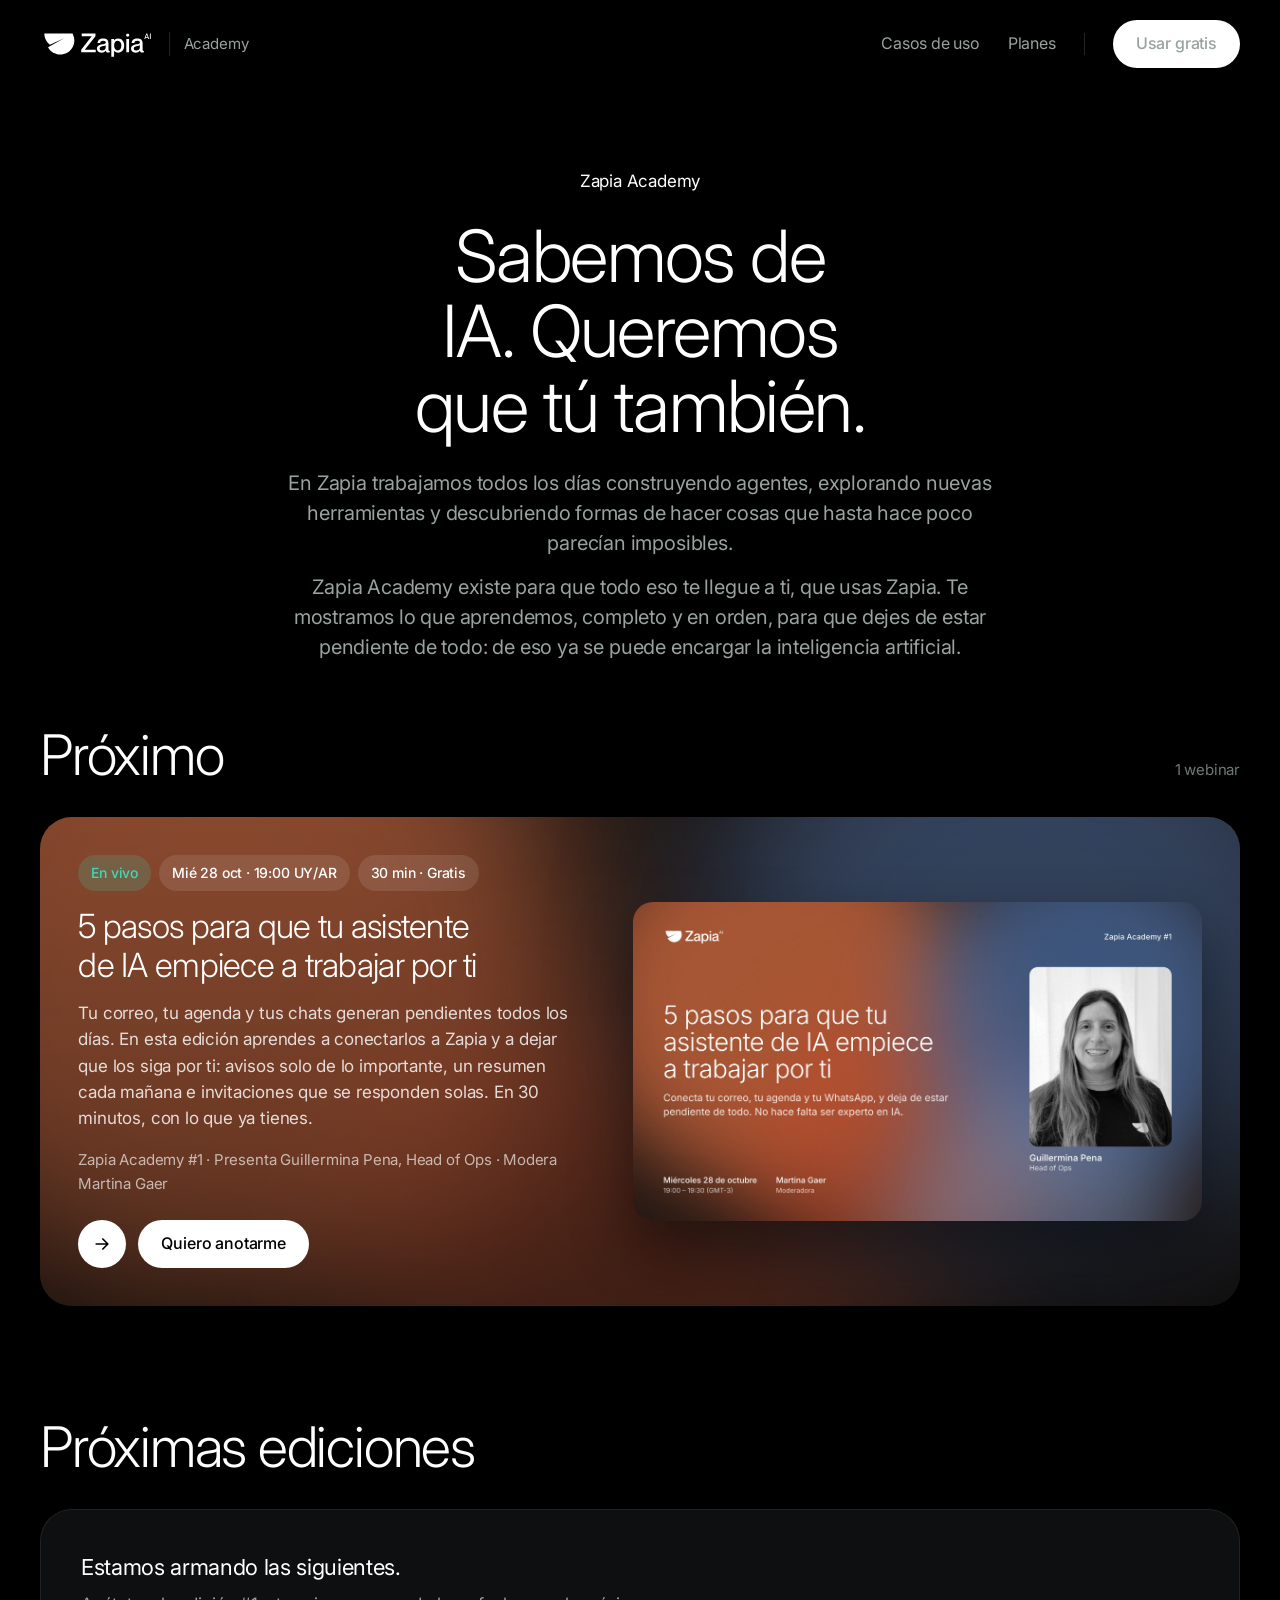
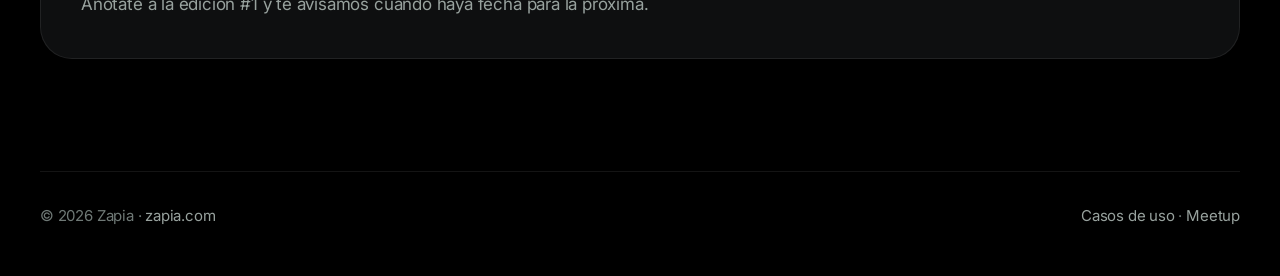
<file: index.html>
<!doctype html>
<html lang="es">
<head>
<meta charset="utf-8">
<meta name="viewport" content="width=device-width,initial-scale=1,viewport-fit=cover">
<title>Webinars — Zapia Academy</title>
<meta name="description" content="Sabemos de IA. Queremos que tú también. Zapia Academy: todo lo que aprendemos construyendo agentes, para que sepas cómo poner la IA a trabajar para ti.">
<meta property="og:title" content="Zapia Academy · Webinars">
<meta property="og:description" content="Zapia Academy existe para que lo que aprendemos construyendo agentes te llegue a ti, completo y en orden, para que dejes de estar pendiente de todo: de eso ya se puede encargar la inteligencia artificial.">
<meta property="og:image" content="assets/banner-academy-1.jpg?v=8">
<link rel="preconnect" href="https://fonts.googleapis.com"><link rel="preconnect" href="https://fonts.gstatic.com" crossorigin>
<link rel="stylesheet" href="https://fonts.googleapis.com/css2?family=Inter:wght@400;500;600&display=swap">
<link rel="stylesheet" href="assets/site.css?v=8">
</head>
<body>
<nav class="top"><div class="wrap">
  <a class="brand" href="index.html"><img src="assets/zapia-logo.svg?v=5" alt="Zapia"><span>Academy</span></a>
  <div class="navlinks"><a class="hide-m" href="https://zapia.com/casos-de-uso" target="_blank" rel="noopener">Casos de uso</a><a class="hide-m" href="https://zapia.com/planes" target="_blank" rel="noopener">Planes</a><span class="sep"></span><a class="btn btn-primary" href="https://zapia.com" target="_blank" rel="noopener">Usar gratis</a></div>
</div></nav>

<div class="wrap">
  <div class="hero">
    <span class="eyebrow">Zapia Academy</span>
    <h1>Sabemos de IA. Queremos que tú también.</h1>
    <div class="sub"><p>En Zapia trabajamos todos los días construyendo agentes, explorando nuevas herramientas y descubriendo formas de hacer cosas que hasta hace poco parecían imposibles.</p><p>Zapia Academy existe para que todo eso te llegue a ti, que usas Zapia. Te mostramos lo que aprendemos, completo y en orden, para que dejes de estar pendiente de todo: de eso ya se puede encargar la inteligencia artificial.</p></div>
  </div>

  <section>
    <div class="sec-title"><h2>Próximo</h2><span>1 webinar</span></div>
    <a class="card featured" href="zapia-academy-1/index.html">
      <div class="wash" aria-hidden="true"><i class="a"></i><i class="b"></i><i class="c"></i></div>
      <div class="body">
        <div class="chips"><span class="chip live">En vivo</span><span class="chip">Mié 28 oct · 19:00 UY/AR</span><span class="chip">30 min · Gratis</span></div>
        <h3>5 pasos para que tu asistente de IA empiece a trabajar por ti</h3>
        <p class="desc">Tu correo, tu agenda y tus chats generan pendientes todos los días. En esta edición aprendes a conectarlos a Zapia y a dejar que los siga por ti: avisos solo de lo importante, un resumen cada mañana e invitaciones que se responden solas. En 30 minutos, con lo que ya tienes.</p>
        <p class="host">Zapia Academy #1 · Presenta Guillermina Pena, Head of Ops · Modera Martina Gaer</p>
        <div class="actions"><span class="arrow" aria-hidden="true"><svg viewBox="0 0 24 24"><path d="M5 12h14M13 6l6 6-6 6"/></svg></span><span class="btn btn-primary" data-open-reg>Quiero anotarme</span></div>
      </div>
      <div class="media"><img src="assets/banner-academy-1.jpg?v=8" alt="Banner de Zapia Academy #1 con Guillermina Pena"></div>
    </a>
  </section>

  <section>
    <div class="sec-title"><h2>Próximas ediciones</h2></div>
    <div class="empty"><b>Estamos armando las siguientes.</b><span>Anótate a la edición #1 y te avisamos cuando haya fecha para la próxima.</span></div>
  </section>

  <footer>
    <span>© 2026 Zapia · <a href="https://zapia.com" target="_blank" rel="noopener">zapia.com</a></span>
    <span><a href="https://zapia.com/casos-de-uso" target="_blank" rel="noopener">Casos de uso</a> · <a href="https://www.meetup.com/zapia-academy/" target="_blank" rel="noopener">Meetup</a></span>
  </footer>
</div>
<dialog class="reg" id="regDialog" aria-labelledby="regTitle">
  <div class="in">
    <div id="regFormState">
      <div class="head"><div><h2 id="regTitle">Reserva tu lugar</h2><p>Zapia Academy #1 · Miércoles 28 de octubre, 19:00 (UY/AR). Te enviamos el link por correo.</p></div><button class="x" id="regClose" type="button" aria-label="Cerrar">×</button></div>
      <form class="reg" id="regForm" novalidate>
        <label>Nombre<input id="r-name" name="name" type="text" autocomplete="name" required placeholder="Tu nombre"><span class="err" id="e-name"></span></label>
        <label>Correo<input id="r-email" name="email" type="email" autocomplete="email" inputmode="email" required placeholder="tu@correo.com"><span class="err" id="e-email"></span></label>
        <label>País<select id="r-country" name="country" required>
          <option value="">Elige tu país</option>
          <option>Uruguay</option><option>Argentina</option><option>Brasil</option><option>Chile</option><option>Colombia</option><option>México</option><option>Perú</option><option>Paraguay</option><option>Bolivia</option><option>Ecuador</option><option>Venezuela</option><option>Costa Rica</option><option>Panamá</option><option>Guatemala</option><option>Honduras</option><option>El Salvador</option><option>Nicaragua</option><option>República Dominicana</option><option>Cuba</option><option>Puerto Rico</option><option>España</option><option>Estados Unidos</option><option>Otro</option>
        </select><span class="err" id="e-country"></span></label>
        <div class="hp" aria-hidden="true"><label>Empresa<input id="r-company" name="company" type="text" tabindex="-1" autocomplete="off"></label></div>
        <button class="btn btn-primary btn-lg" id="regSubmit" type="submit">Registrarme</button>
        <p class="fine">Usamos tus datos solo para enviarte el acceso, el recordatorio y la grabación de este webinar.</p>
      </form>
    </div>
    <div id="regDone" class="done" hidden>
      <div class="head"><h2>Listo, tienes tu lugar.</h2><button class="x" type="button" aria-label="Cerrar" onclick="document.getElementById('regDialog').close()">×</button></div>
      <p>Te escribimos antes del miércoles 28 con el link de acceso. Mientras tanto, agéndalo.</p>
      <a class="btn btn-ghost" data-cal target="_blank" rel="noopener" href="#">Agregar a Google Calendar</a>
    </div>
  </div>
</dialog>
<script src="assets/site.js?v=7"></script>
</body>
</html>
</file>
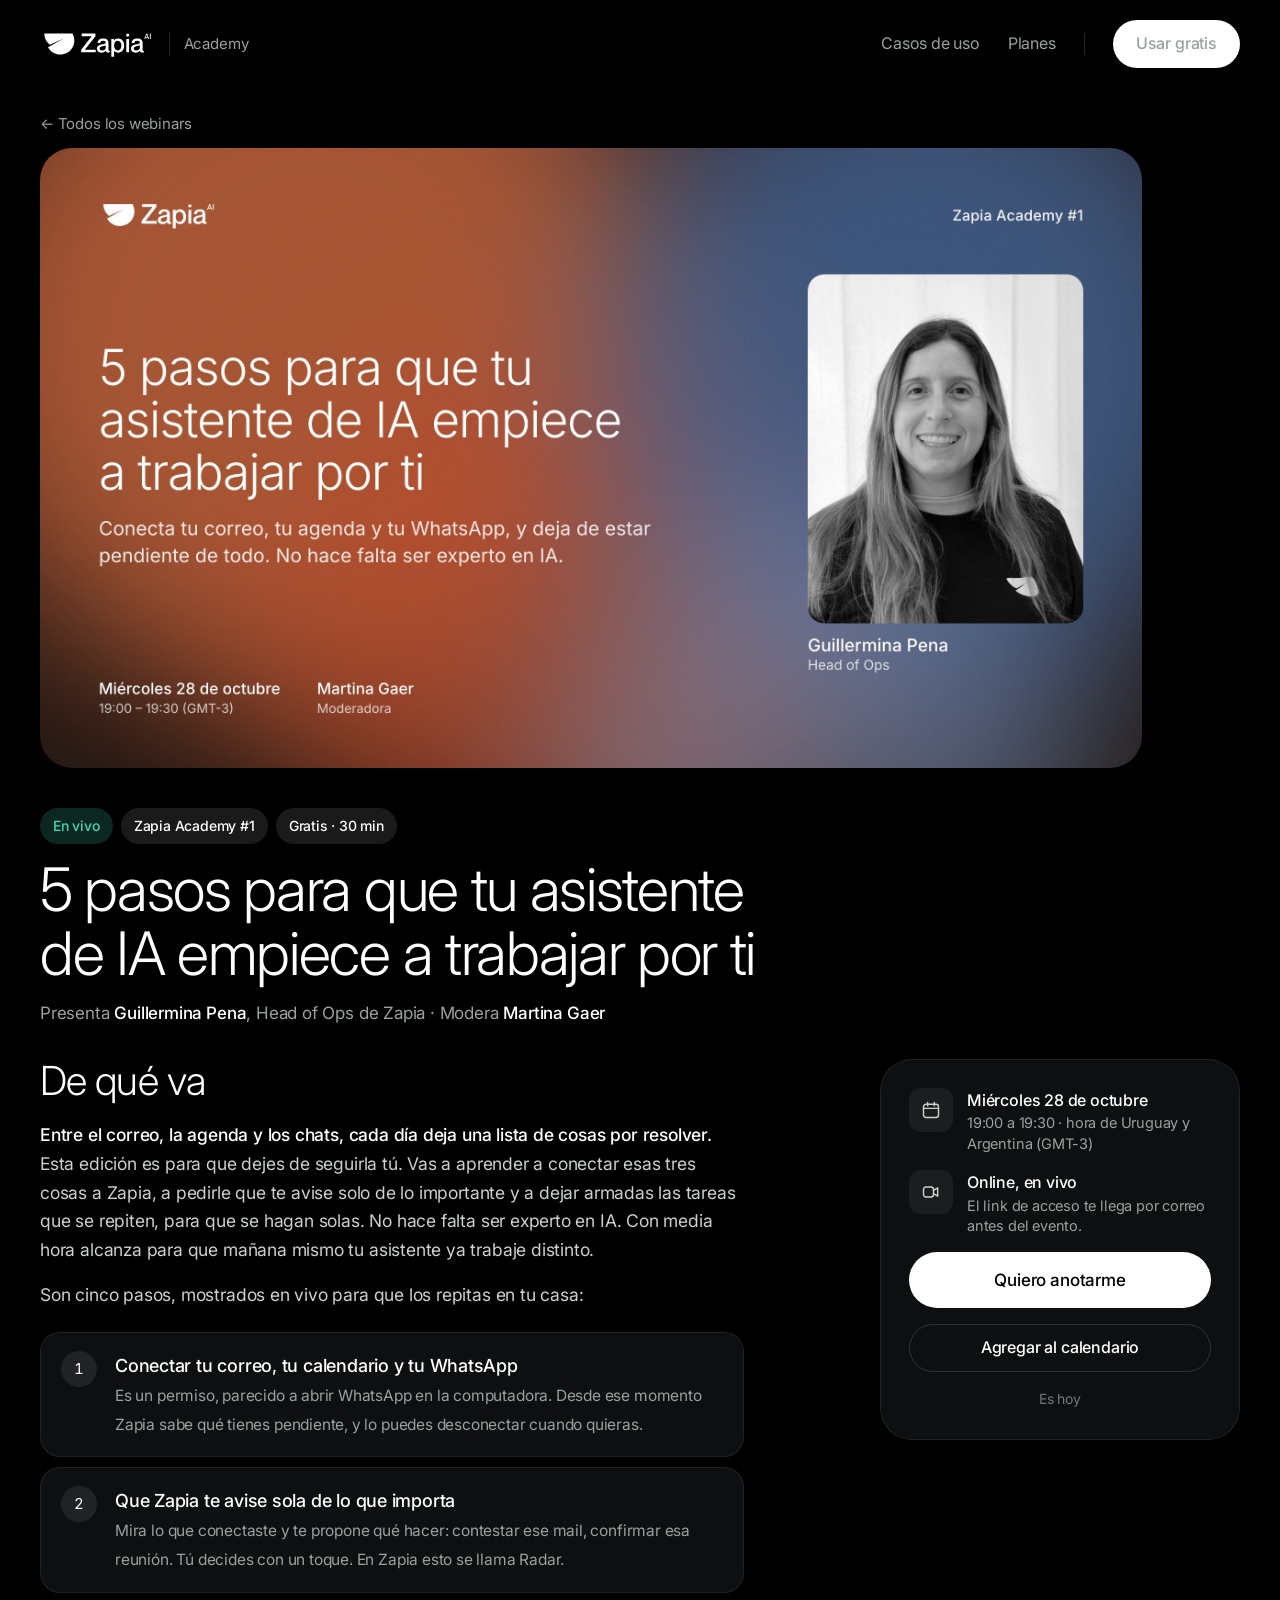
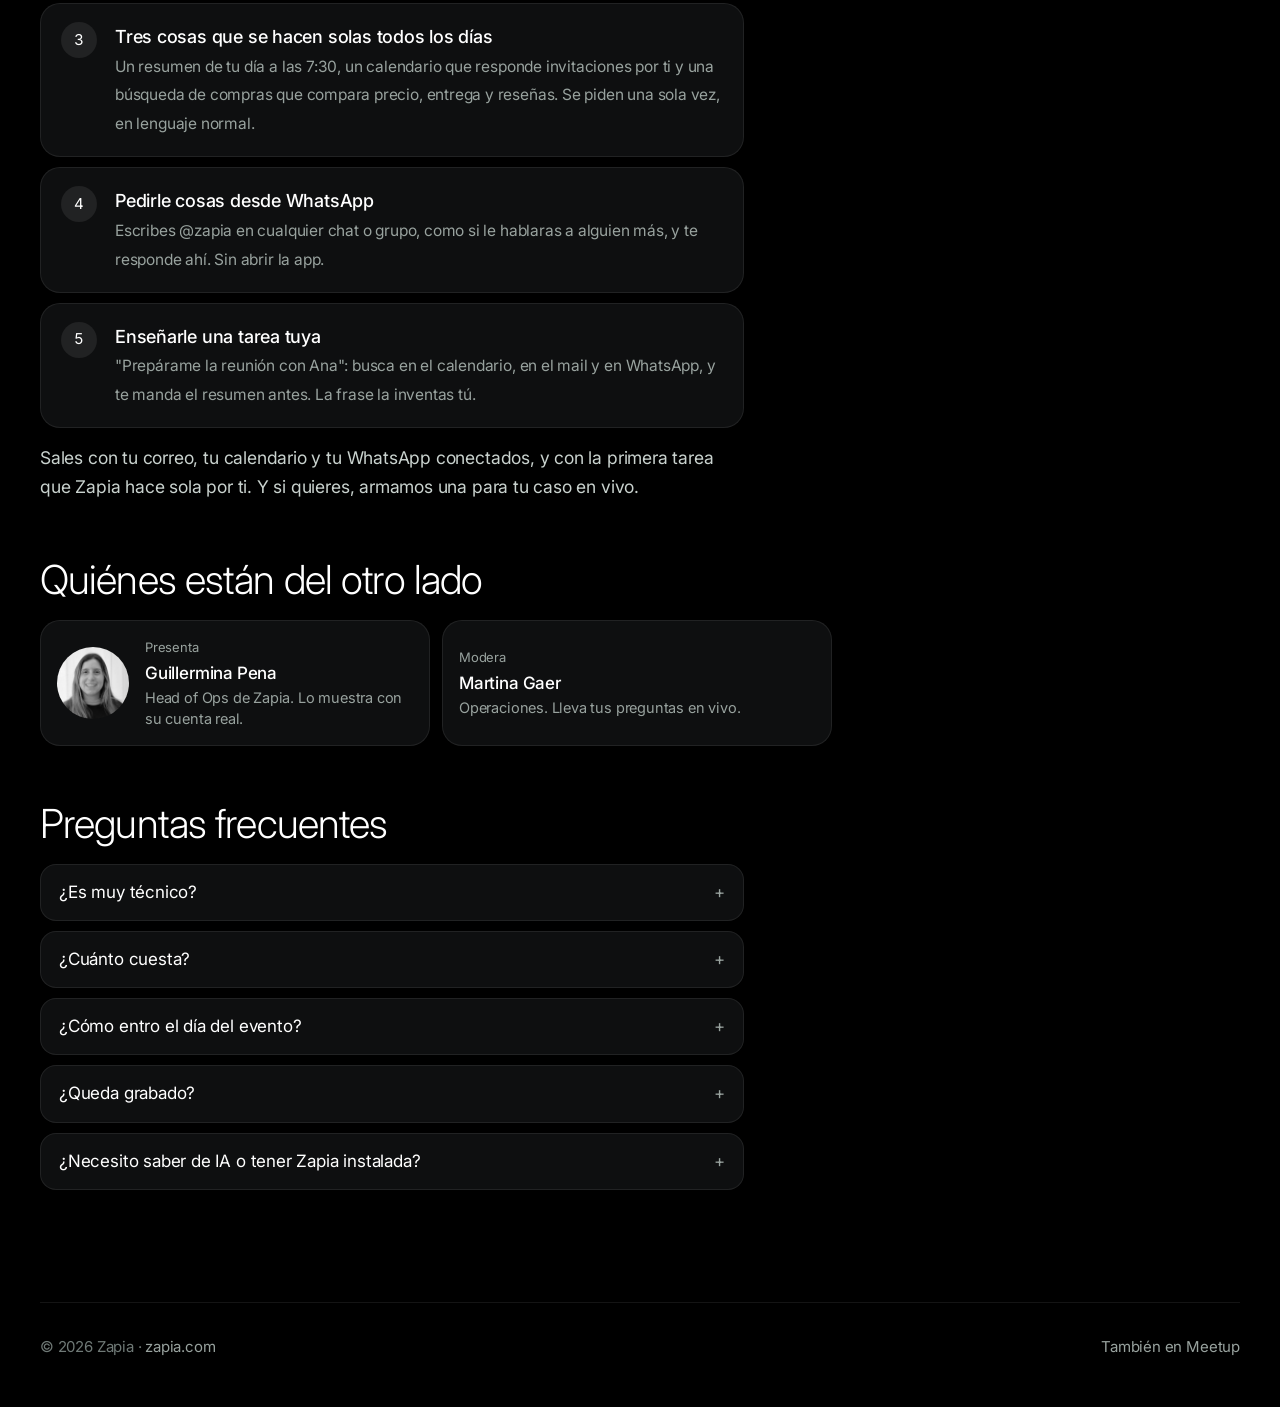
<file: zapia-academy-1/index.html>
<!doctype html>
<html lang="es">
<head>
<meta charset="utf-8">
<meta name="viewport" content="width=device-width,initial-scale=1,viewport-fit=cover">
<title>5 pasos para que tu asistente de IA empiece a trabajar por ti — Zapia Academy #1</title>
<meta name="description" content="Aprende a conectar tu correo, tu agenda y tu WhatsApp a Zapia y a dejar armadas las tareas que se repiten. En vivo, miércoles 28 de octubre, 19:00 (UY/AR). Gratis, 30 minutos.">
<meta property="og:title" content="Zapia Academy #1 · 5 pasos para que tu asistente de IA empiece a trabajar por ti">
<meta property="og:description" content="En vivo, miércoles 28 de octubre, 19:00 (UY/AR). Gratis, 30 minutos.">
<meta property="og:image" content="../assets/banner-academy-1.jpg?v=8">
<link rel="preconnect" href="https://fonts.googleapis.com"><link rel="preconnect" href="https://fonts.gstatic.com" crossorigin>
<link rel="stylesheet" href="https://fonts.googleapis.com/css2?family=Inter:wght@400;500;600&display=swap">
<link rel="stylesheet" href="../assets/site.css?v=8">
</head>
<body class="has-bar">
<nav class="top"><div class="wrap">
  <a class="brand" href="../index.html"><img src="../assets/zapia-logo.svg?v=5" alt="Zapia"><span>Academy</span></a>
  <div class="navlinks"><a class="hide-m" href="https://zapia.com/casos-de-uso" target="_blank" rel="noopener">Casos de uso</a><a class="hide-m" href="https://zapia.com/planes" target="_blank" rel="noopener">Planes</a><span class="sep"></span><a class="btn btn-primary" href="https://zapia.com" target="_blank" rel="noopener">Usar gratis</a></div>
</div></nav>

<div class="wrap">
  <a class="back" href="../index.html">← Todos los webinars</a>
  <div class="banner"><img src="../assets/banner-academy-1.jpg?v=8" alt="Banner de Zapia Academy #1 con Guillermina Pena"></div>

  <div class="title-block">
    <div class="chips"><span class="chip live">En vivo</span><span class="chip">Zapia Academy #1</span><span class="chip">Gratis · 30 min</span></div>
    <h1>5 pasos para que tu asistente de IA empiece a trabajar por ti</h1>
    <p class="host">Presenta <strong>Guillermina Pena</strong>, Head of Ops de Zapia · Modera <strong>Martina Gaer</strong></p>
  </div>

  <div class="layout">
    <div class="main">
      <div>
        <h2>De qué va</h2>
        <div class="prose">
          <p><strong>Entre el correo, la agenda y los chats, cada día deja una lista de cosas por resolver.</strong> Esta edición es para que dejes de seguirla tú. Vas a aprender a conectar esas tres cosas a Zapia, a pedirle que te avise solo de lo importante y a dejar armadas las tareas que se repiten, para que se hagan solas. No hace falta ser experto en IA. Con media hora alcanza para que mañana mismo tu asistente ya trabaje distinto.</p>
          <p>Son cinco pasos, mostrados en vivo para que los repitas en tu casa:</p>
          <ol class="steps">
            <li><div><b>Conectar tu correo, tu calendario y tu WhatsApp</b><span>Es un permiso, parecido a abrir WhatsApp en la computadora. Desde ese momento Zapia sabe qué tienes pendiente, y lo puedes desconectar cuando quieras.</span></div></li>
            <li><div><b>Que Zapia te avise sola de lo que importa</b><span>Mira lo que conectaste y te propone qué hacer: contestar ese mail, confirmar esa reunión. Tú decides con un toque. En Zapia esto se llama Radar.</span></div></li>
            <li><div><b>Tres cosas que se hacen solas todos los días</b><span>Un resumen de tu día a las 7:30, un calendario que responde invitaciones por ti y una búsqueda de compras que compara precio, entrega y reseñas. Se piden una sola vez, en lenguaje normal.</span></div></li>
            <li><div><b>Pedirle cosas desde WhatsApp</b><span>Escribes @zapia en cualquier chat o grupo, como si le hablaras a alguien más, y te responde ahí. Sin abrir la app.</span></div></li>
            <li><div><b>Enseñarle una tarea tuya</b><span>"Prepárame la reunión con Ana": busca en el calendario, en el mail y en WhatsApp, y te manda el resumen antes. La frase la inventas tú.</span></div></li>
          </ol>
          <p>Sales con tu correo, tu calendario y tu WhatsApp conectados, y con la primera tarea que Zapia hace sola por ti. Y si quieres, armamos una para tu caso en vivo.</p>
        </div>
      </div>

      <div>
        <h2>Quiénes están del otro lado</h2>
        <div class="people">
          <div class="person"><img src="../assets/guillermina.png?v=4" alt="Guillermina Pena"><div><span>Presenta</span><b>Guillermina Pena</b><p>Head of Ops de Zapia. Lo muestra con su cuenta real.</p></div></div>
          <div class="person person-text"><div><span>Modera</span><b>Martina Gaer</b><p>Operaciones. Lleva tus preguntas en vivo.</p></div></div>
        </div>
      </div>

      <div>
        <h2>Preguntas frecuentes</h2>
        <div class="faq">
          <details><summary>¿Es muy técnico?</summary><p>No. Es una demo en vivo con una cuenta real: ves cada pantalla y lo repites en la tuya. Martina lleva las preguntas en vivo.</p></details>
          <details><summary>¿Cuánto cuesta?</summary><p>Nada. Es gratis, y Zapia tiene un plan gratuito para hacer todo lo que vas a ver.</p></details>
          <details><summary>¿Cómo entro el día del evento?</summary><p>Te enviamos el link de acceso por correo antes del miércoles 28. No necesitas instalar nada para verlo.</p></details>
          <details><summary>¿Queda grabado?</summary><p>Sí. Si te registras, te llega la grabación aunque no puedas estar en vivo.</p></details>
          <details><summary>¿Necesito saber de IA o tener Zapia instalada?</summary><p>No hace falta ser experto en IA. Si ya tienes Zapia, puedes seguir los pasos en vivo con tu cuenta. Si no, descárgala antes desde zapia.com o míralo tranquilo y hazlo después con la grabación.</p></details>
        </div>
      </div>
    </div>

    <aside class="box">
      <div class="when"><div class="ico"><svg viewBox="0 0 24 24"><rect x="3" y="5" width="18" height="16" rx="3"/><path d="M3 10h18M8 3v4M16 3v4"/></svg></div><div><b>Miércoles 28 de octubre</b><small>19:00 a 19:30 · hora de Uruguay y Argentina (GMT-3)</small></div></div>
      <div class="when"><div class="ico"><svg viewBox="0 0 24 24"><path d="M15 10l5-3v10l-5-3"/><rect x="3" y="6" width="12" height="12" rx="3"/></svg></div><div><b>Online, en vivo</b><small>El link de acceso te llega por correo antes del evento.</small></div></div>
      <button class="btn btn-primary btn-lg" type="button" data-open-reg>Quiero anotarme</button>
      <a class="btn btn-ghost" data-cal target="_blank" rel="noopener" href="#">Agregar al calendario</a>
      <div class="count" data-countdown>—</div>
    </aside>
  </div>

  <footer>
    <span>© 2026 Zapia · <a href="https://zapia.com" target="_blank" rel="noopener">zapia.com</a></span>
    <span><a href="https://www.meetup.com/zapia-academy/events/316982649/" target="_blank" rel="noopener">También en Meetup</a></span>
  </footer>
</div>
<div class="mobile-bar"><small><b>Mié 28 oct · 19:00</b><br>Gratis, 30 min</small><button class="btn btn-primary" type="button" data-open-reg>Quiero anotarme</button></div>
<dialog class="reg" id="regDialog" aria-labelledby="regTitle">
  <div class="in">
    <div id="regFormState">
      <div class="head"><div><h2 id="regTitle">Reserva tu lugar</h2><p>Zapia Academy #1 · Miércoles 28 de octubre, 19:00 (UY/AR). Te enviamos el link por correo.</p></div><button class="x" id="regClose" type="button" aria-label="Cerrar">×</button></div>
      <form class="reg" id="regForm" novalidate>
        <label>Nombre<input id="r-name" name="name" type="text" autocomplete="name" required placeholder="Tu nombre"><span class="err" id="e-name"></span></label>
        <label>Correo<input id="r-email" name="email" type="email" autocomplete="email" inputmode="email" required placeholder="tu@correo.com"><span class="err" id="e-email"></span></label>
        <label>País<select id="r-country" name="country" required>
          <option value="">Elige tu país</option>
          <option>Uruguay</option><option>Argentina</option><option>Brasil</option><option>Chile</option><option>Colombia</option><option>México</option><option>Perú</option><option>Paraguay</option><option>Bolivia</option><option>Ecuador</option><option>Venezuela</option><option>Costa Rica</option><option>Panamá</option><option>Guatemala</option><option>Honduras</option><option>El Salvador</option><option>Nicaragua</option><option>República Dominicana</option><option>Cuba</option><option>Puerto Rico</option><option>España</option><option>Estados Unidos</option><option>Otro</option>
        </select><span class="err" id="e-country"></span></label>
        <div class="hp" aria-hidden="true"><label>Empresa<input id="r-company" name="company" type="text" tabindex="-1" autocomplete="off"></label></div>
        <button class="btn btn-primary btn-lg" id="regSubmit" type="submit">Registrarme</button>
        <p class="fine">Usamos tus datos solo para enviarte el acceso, el recordatorio y la grabación de este webinar.</p>
      </form>
    </div>
    <div id="regDone" class="done" hidden>
      <div class="head"><h2>Listo, tienes tu lugar.</h2><button class="x" type="button" aria-label="Cerrar" onclick="document.getElementById('regDialog').close()">×</button></div>
      <p>Te escribimos antes del miércoles 28 con el link de acceso. Mientras tanto, agéndalo.</p>
      <a class="btn btn-ghost" data-cal target="_blank" rel="noopener" href="#">Agregar a Google Calendar</a>
    </div>
  </div>
</dialog>
<script src="../assets/site.js?v=7"></script>
</body>
</html>
</file>
<file: assets/site.css>
/* Zapia Academy · sistema visual tomado de zapia.com: negro puro, Inter en pesos livianos para titulares, pastillas, tarjetas grandes con degradés difuminados */
:root{
  --u:8px; --r-3:12px; --r-4:16px; --r-5:20px; --r-6:32px; --r-pill:999px;
  --bg:#000000; --panel:#0e0f10; --panel-2:#151617; --line:rgba(255,255,255,.08); --line-2:rgba(255,255,255,.14);
  --ink:#ffffff; --ink-2:#c9d2ce; --ink-3:#98a29e; --ink-4:#6f7976;
  --brand:#02a181; --brand-2:#3ed9b6; --danger:#ff6b6b;
  --sans:"Inter","SF Pro Display",-apple-system,system-ui,"Segoe UI",Roboto,sans-serif;
  --w-display:300; --sec-y:calc(var(--u) * 14);
  color-scheme:dark;
}
*{box-sizing:border-box}
[hidden]{display:none!important}
html{scroll-behavior:smooth}
body{margin:0;background:var(--bg);color:var(--ink);font-family:var(--sans);font-size:17px;line-height:1.6;letter-spacing:-.011em;-webkit-font-smoothing:antialiased;text-wrap:pretty;padding-inline:24px;padding-block:0}
h1,h2,h3{margin:0;font-weight:var(--w-display);letter-spacing:-.022em;text-wrap:balance}
p{margin:0}
a{color:inherit}
img{max-width:100%;display:block}
.wrap{max-width:1200px;margin:0 auto}
nav.top{position:sticky;top:env(safe-area-inset-top,0px);z-index:50;background:rgba(0,0,0,.72);backdrop-filter:blur(16px);-webkit-backdrop-filter:blur(16px);margin-inline:-24px;padding-inline:24px}
nav.top .wrap{display:flex;align-items:center;justify-content:space-between;gap:24px;height:88px}
.brand{display:flex;align-items:center;gap:14px;text-decoration:none}
.brand img{height:30px;width:auto}
.brand span{font-size:15px;color:var(--ink-3);padding-left:14px;border-left:1px solid var(--line-2)}
.navlinks{display:flex;align-items:center;gap:28px;font-size:16px;color:var(--ink-3)}
.navlinks a{text-decoration:none;color:var(--ink-3)}
.navlinks a:hover{color:var(--ink)}
.navlinks .sep{width:1px;height:22px;background:var(--line-2)}
.btn{display:inline-flex;align-items:center;justify-content:center;gap:10px;height:48px;padding:0 22px;border-radius:var(--r-pill);font:inherit;font-size:16px;font-weight:500;letter-spacing:-.01em;text-decoration:none;border:1px solid transparent;cursor:pointer;transition:background .15s ease,border-color .15s ease,transform .08s ease;white-space:nowrap}
.btn:active{transform:translateY(1px)}
.btn:focus-visible{outline:2px solid var(--brand-2);outline-offset:3px}
.btn-primary{background:#fff;color:#000}
.btn-primary:hover{background:#e9ecea}
.btn-ghost{background:transparent;color:var(--ink);border-color:var(--line-2)}
.btn-ghost:hover{border-color:var(--ink-4)}
.btn-lg{height:56px;padding:0 28px;font-size:17px}
.btn:disabled{opacity:.6;cursor:wait}
.arrow{width:48px;height:48px;border-radius:50%;background:#fff;color:#000;display:inline-grid;place-items:center;flex:none}
.arrow svg{width:20px;height:20px;fill:none;stroke:currentColor;stroke-width:2;stroke-linecap:round;stroke-linejoin:round}
.hero{padding-block:calc(var(--u)*10) calc(var(--u)*8);display:grid;gap:calc(var(--u)*3);justify-items:center;text-align:center}
.hero h1{font-size:clamp(40px,6.2vw,72px);line-height:1.04;max-width:16ch}
.hero .sub{max-width:58ch;font-size:clamp(17px,1.6vw,20px);line-height:1.5;color:var(--ink-3);display:grid;gap:14px}
section{padding-block:0 var(--sec-y);display:grid;gap:calc(var(--u)*4)}
.sec-title{display:flex;align-items:baseline;justify-content:space-between;gap:16px}
.sec-title h2{font-size:clamp(34px,4.4vw,56px);line-height:1.05}
.sec-title span{font-size:15px;color:var(--ink-4)}
/* Tarjeta grande con degradé difuminado, como las de zapia.com */
.card{position:relative;overflow:hidden;background:var(--panel);border-radius:var(--r-6);color:inherit;text-decoration:none;display:grid;transition:transform .2s ease}
.card:hover{transform:translateY(-3px)}
.card .wash{position:absolute;inset:0;pointer-events:none;background:#1a1512}
.card .wash i{position:absolute;border-radius:50%;filter:blur(80px);display:block}
.card .wash .a{left:-15%;top:-40%;width:60%;height:140%;background:#f07a4a;opacity:.55}
.card .wash .b{left:25%;top:40%;width:50%;height:100%;background:#e8603a;opacity:.35}
.card .wash .c{right:-10%;top:-30%;width:55%;height:120%;background:#5b86c7;opacity:.45}
.card .wash::after{content:"";position:absolute;inset:0;background:linear-gradient(180deg,rgba(0,0,0,.05),rgba(0,0,0,.35))}
.card > *:not(.wash){position:relative}
.card.featured{grid-template-columns:minmax(0,1fr) minmax(0,1.1fr);gap:clamp(20px,3vw,40px);padding:clamp(24px,3vw,40px);align-items:center}
.card .media{border-radius:var(--r-5);overflow:hidden;aspect-ratio:16/9;min-width:0;box-shadow:0 30px 60px rgba(0,0,0,.45)}
.card .media img{width:100%;height:100%;object-fit:cover}
.card .body{display:grid;gap:16px;align-content:start;min-width:0}
.chips{display:flex;flex-wrap:wrap;gap:8px}
.chip{font-size:14px;font-weight:500;padding:7px 13px;border-radius:var(--r-pill);background:rgba(255,255,255,.1);color:var(--ink)}
.chip.live{background:rgba(62,217,182,.18);color:var(--brand-2)}
.card h3{font-size:clamp(26px,2.6vw,34px);line-height:1.15;font-weight:var(--w-display)}
.card .desc{color:rgba(255,255,255,.82);font-size:17px;line-height:1.55;max-width:46ch}
.card .host{font-size:15px;color:rgba(255,255,255,.65)}
.card .actions{display:flex;flex-wrap:wrap;align-items:center;gap:12px;margin-top:8px}
.empty{border:1px solid var(--line);border-radius:var(--r-6);padding:calc(var(--u)*5);color:var(--ink-3);font-size:17px;display:grid;gap:6px;background:var(--panel)}
.empty b{color:var(--ink);font-weight:400;font-size:22px;letter-spacing:-.015em}
footer{border-top:1px solid var(--line);padding-block:32px 48px;display:flex;flex-wrap:wrap;gap:8px 24px;justify-content:space-between;font-size:15px;color:var(--ink-4)}
footer a{color:var(--ink-3);text-decoration:none}
footer a:hover{color:var(--ink)}
/* Detalle */
.back{display:inline-flex;align-items:center;gap:6px;font-size:15px;color:var(--ink-3);text-decoration:none;padding-block:24px 12px}
.back:hover{color:var(--ink)}
.banner{border-radius:var(--r-6);overflow:hidden;aspect-ratio:16/9;max-height:620px;background:var(--panel)}
.banner img{width:100%;height:100%;object-fit:cover}
.title-block{display:grid;gap:14px;padding-block:calc(var(--u)*5) calc(var(--u)*4)}
.title-block h1{font-size:clamp(34px,5vw,60px);line-height:1.06;max-width:22ch}
.title-block .host{color:var(--ink-3);font-size:17px}
.title-block .host strong{color:var(--ink);font-weight:500}
.layout{display:grid;grid-template-columns:minmax(0,1fr) 360px;gap:calc(var(--u)*6);align-items:start;padding-block:0 var(--sec-y)}
.main{display:grid;gap:calc(var(--u)*7);min-width:0}
.main h2{font-size:clamp(28px,3.2vw,40px);line-height:1.1;margin-bottom:18px}
.prose{display:grid;gap:16px;max-width:64ch;color:var(--ink-2);font-size:17.5px;line-height:1.65}
.prose p strong{color:var(--ink);font-weight:500}
ol.steps{margin:6px 0 0;padding:0;list-style:none;display:grid;gap:10px;counter-reset:s}
ol.steps li{counter-increment:s;display:grid;grid-template-columns:40px minmax(0,1fr);gap:14px;align-items:start;background:var(--panel);border:1px solid var(--line);border-radius:var(--r-5);padding:18px 20px}
ol.steps li::before{content:counter(s);display:grid;place-items:center;width:36px;height:36px;border-radius:50%;background:rgba(255,255,255,.08);color:var(--ink);font-weight:400;font-size:15px;font-variant-numeric:tabular-nums}
ol.steps b{display:block;color:var(--ink);font-weight:500;font-size:18px;letter-spacing:-.012em}
ol.steps span{color:var(--ink-3);font-size:15.5px;line-height:1.5}
.people{display:grid;grid-template-columns:repeat(auto-fit,minmax(260px,1fr));gap:12px}
.person{display:grid;grid-template-columns:72px minmax(0,1fr);gap:16px;align-items:center;background:var(--panel);border:1px solid var(--line);border-radius:var(--r-5);padding:16px}
.person img,.person .ph{width:72px;height:72px;border-radius:50%;object-fit:cover;filter:grayscale(1)}
.person .ph{display:grid;place-items:center;background:var(--panel-2);color:var(--ink-2);font-weight:400;font-size:24px}
.person.person-text{grid-template-columns:minmax(0,1fr)}
.person b{display:block;font-weight:500;font-size:17px}
.person span{display:block;font-size:13px;color:var(--ink-3);margin-bottom:2px}
.person p{font-size:14.5px;color:var(--ink-3);line-height:1.45}
.faq{display:grid;gap:10px;max-width:64ch}
.faq details{background:var(--panel);border:1px solid var(--line);border-radius:var(--r-4);padding:14px 18px}
.faq summary{font-weight:400;font-size:17px;cursor:pointer;list-style:none;display:flex;justify-content:space-between;gap:12px}
.faq summary::-webkit-details-marker{display:none}
.faq summary::after{content:"+";color:var(--ink-3)}
.faq details[open] summary::after{content:"–"}
.faq p{padding-top:8px;color:var(--ink-3);font-size:15.5px}
aside.box{position:sticky;top:calc(88px + 16px + env(safe-area-inset-top,0px));background:var(--panel);border:1px solid var(--line);border-radius:var(--r-6);padding:calc(var(--u)*3.5);display:grid;gap:16px}
aside.box .when{display:grid;grid-template-columns:44px 1fr;gap:14px;align-items:start}
aside.box .ico{width:44px;height:44px;border-radius:var(--r-3);background:rgba(255,255,255,.06);display:grid;place-items:center;color:var(--ink-2)}
aside.box .ico svg{width:20px;height:20px;fill:none;stroke:currentColor;stroke-width:1.7;stroke-linecap:round;stroke-linejoin:round}
aside.box b{display:block;font-weight:500;font-size:16px}
aside.box small{display:block;color:var(--ink-3);font-size:14.5px;line-height:1.4}
aside.box .count{font-size:14px;color:var(--ink-4);text-align:center}
.mobile-bar{display:none}
dialog.reg{border:1px solid var(--line-2);border-radius:var(--r-6);background:#0c0d0e;color:var(--ink);padding:0;width:min(92vw,460px);box-shadow:0 40px 100px rgba(0,0,0,.7)}
dialog.reg::backdrop{background:rgba(0,0,0,.65);backdrop-filter:blur(8px)}
dialog.reg .in{padding:calc(var(--u)*4);display:grid;gap:16px}
dialog.reg .head{display:flex;justify-content:space-between;align-items:start;gap:12px}
dialog.reg h2{font-size:28px;line-height:1.15}
dialog.reg .head p{color:var(--ink-3);font-size:15px;margin-top:6px}
.x{width:40px;height:40px;border-radius:50%;border:1px solid var(--line-2);background:transparent;color:var(--ink-2);font:inherit;font-size:20px;cursor:pointer;display:grid;place-items:center;flex:none}
.x:hover{background:rgba(255,255,255,.06)}
form.reg{display:grid;gap:14px}
form.reg label{display:grid;gap:6px;font-size:14px;font-weight:500;color:var(--ink-2)}
form.reg input,form.reg select{font:inherit;font-size:16px;height:50px;padding:0 16px;border:1px solid var(--line-2);border-radius:var(--r-4);background:#151617;color:var(--ink);width:100%;min-width:0}
form.reg select{appearance:none;-webkit-appearance:none;background-image:url("data:image/svg+xml;utf8,<svg xmlns='http://www.w3.org/2000/svg' width='12' height='8' viewBox='0 0 12 8'><path d='M1 1l5 5 5-5' fill='none' stroke='%2398a29e' stroke-width='1.8' stroke-linecap='round'/></svg>");background-repeat:no-repeat;background-position:right 16px center;padding-right:40px}
form.reg input:focus-visible,form.reg select:focus-visible{outline:2px solid #fff;outline-offset:1px;border-color:#fff}
form.reg input[aria-invalid="true"],form.reg select[aria-invalid="true"]{border-color:var(--danger)}
.err{font-size:12.5px;color:var(--danger);font-weight:400}
.fine{font-size:13px;color:var(--ink-4);line-height:1.45}
.hp{position:absolute;left:-9999px;width:1px;height:1px;overflow:hidden}
.done{display:grid;gap:14px}
.done p{color:var(--ink-2);font-size:16px}
:focus-visible{outline:2px solid #fff;outline-offset:3px;border-radius:4px}
@media (max-width:960px){.card.featured{grid-template-columns:1fr}.layout{grid-template-columns:1fr}aside.box{position:static}.navlinks .hide-m{display:none}.mobile-bar{display:flex;position:fixed;left:0;right:0;bottom:0;z-index:40;background:rgba(0,0,0,.85);backdrop-filter:blur(16px);border-top:1px solid var(--line);padding:12px 24px calc(12px + env(safe-area-inset-bottom,0px));gap:12px;align-items:center;justify-content:space-between}.mobile-bar small{color:var(--ink-3);font-size:13px;line-height:1.3}.mobile-bar b{color:var(--ink);font-weight:500}body.has-bar{padding-bottom:96px}}
@media (max-width:560px){nav.top .wrap{height:72px}nav.top .brand span{display:none}.navlinks{gap:16px}.navlinks .sep{display:none}.hero{padding-block:calc(var(--u)*7) calc(var(--u)*6)}.card.featured{padding:20px}}
@media (prefers-reduced-motion:reduce){html{scroll-behavior:auto}.card,.btn{transition:none}}
</file>
